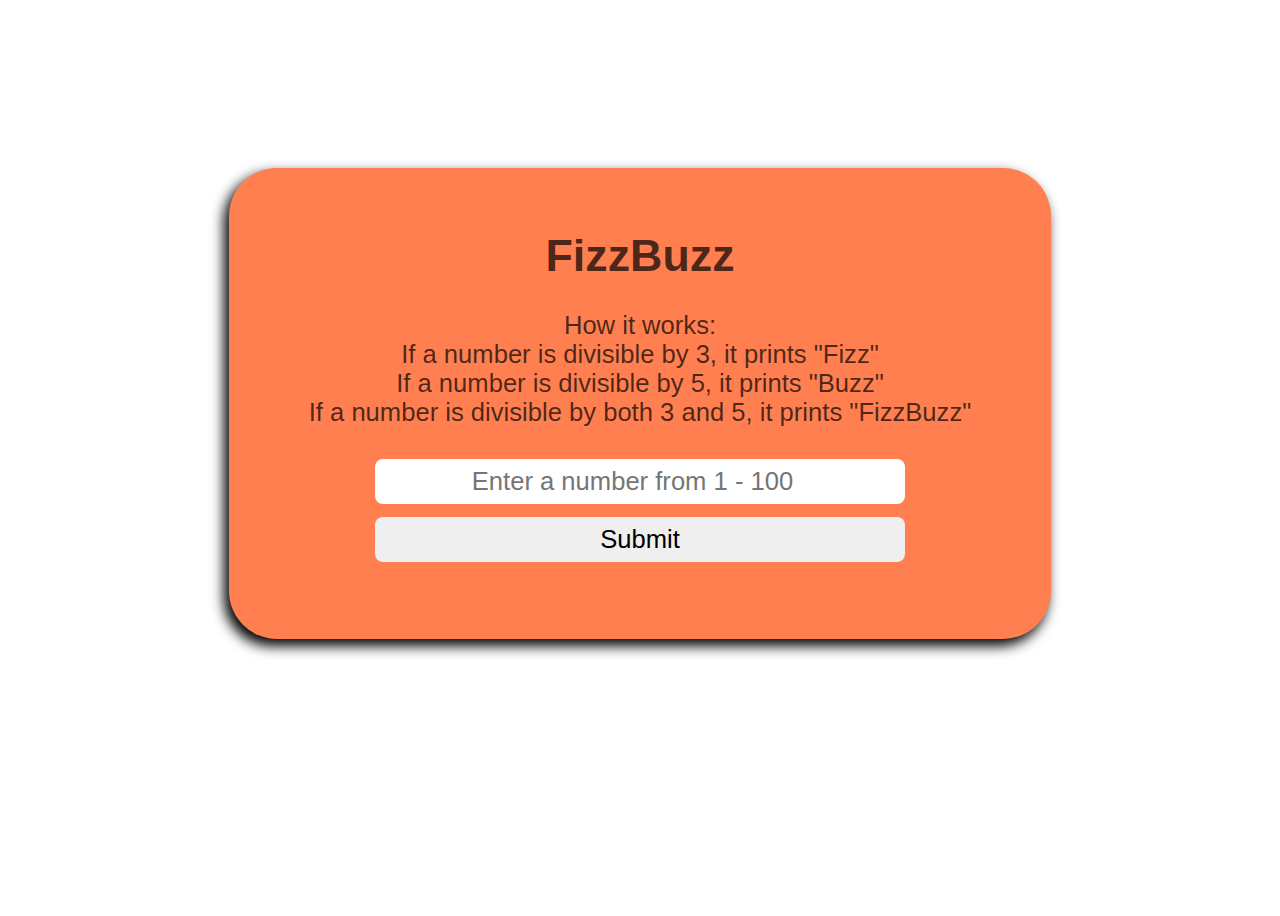
<file: assignments/01-assignment/index.html>
<!DOCTYPE html>
<html lang="en">
  <head>
    <meta charset="UTF-8" />
    <meta name="viewport" content="width=device-width, initial-scale=1.0" />
    <title>FizzBuzz by Johnpaul</title>
    <link rel="stylesheet" href="index.css" />
    <script src="index.js" type="module"></script>
  </head>
  <body>
    <main>
      <h1>FizzBuzz</h1>
      <div>
        How it works: <br />
        If a number is divisible by 3, it prints "Fizz" <br />
        If a number is divisible by 5, it prints "Buzz" <br />
        If a number is divisible by both 3 and 5, it prints "FizzBuzz" <br />
      </div>
      <div class="form">
        <input
          type="number"
          id="number"
          placeholder="Enter a number from 1 - 100"
          min="1"
          max="100"
        />
        <button type="submit" id="button">Submit</button>
      </div>
    </main>
  </body>
</html>
</file>
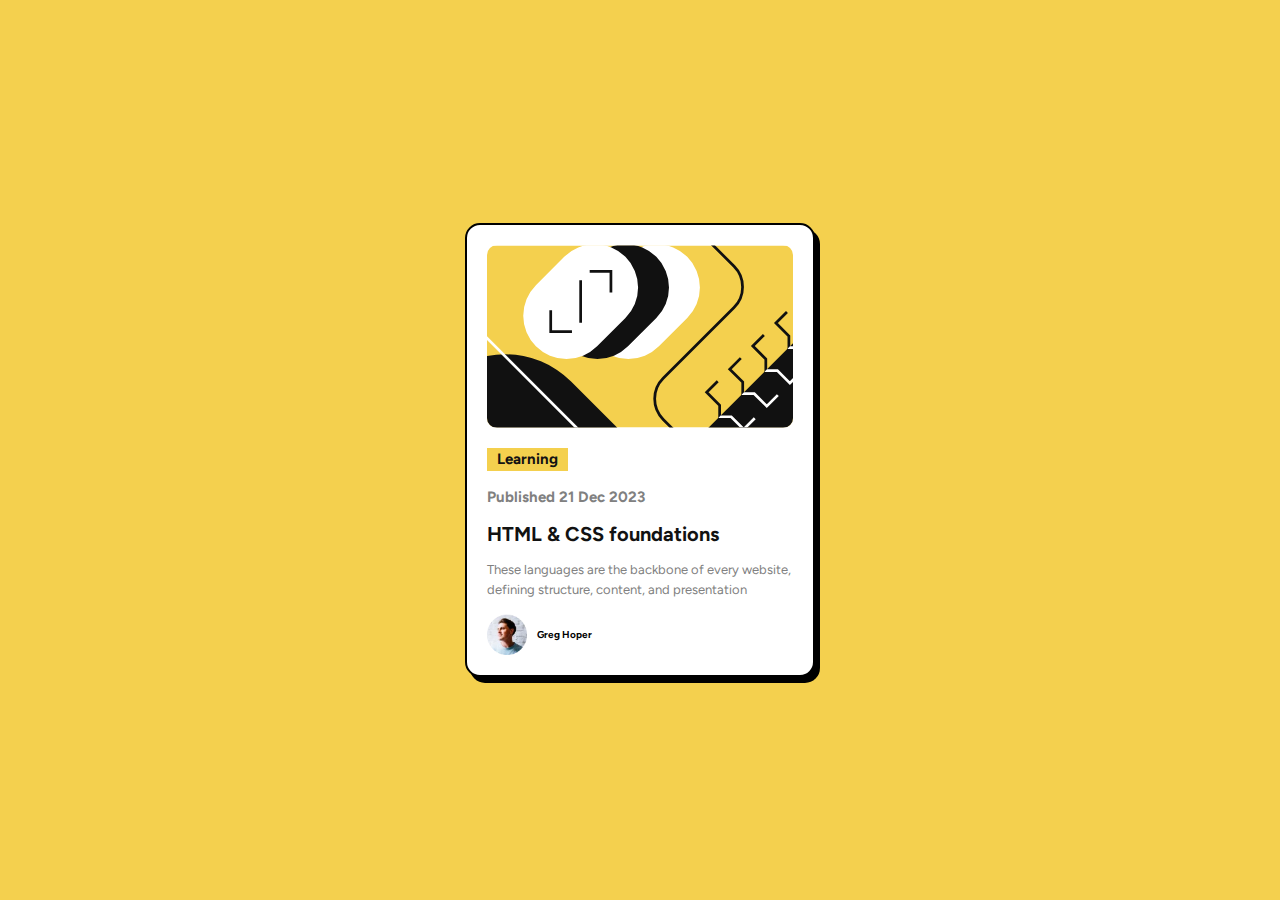
<file: Assignments/01-preview-card/index.html>
<!DOCTYPE html>
<html lang="en">
  <head>
    <meta charset="UTF-8" />
    <meta name="viewport" content="width=device-width, initial-scale=1.0" />
    <link rel="stylesheet" href="index.css" />
    <link
      rel="shortcut icon"
      href="./assets/images/favicon-32x32.png"
      type="image/x-icon"
    />
    <link rel="preconnect" href="https://fonts.googleapis.com" />
    <link rel="preconnect" href="https://fonts.gstatic.com" crossorigin />
    <link
      href="https://fonts.googleapis.com/css2?family=Figtree:ital,wght@0,300..900;1,300..900&family=Inter:wght@100..900&family=Madimi+One&family=Martian+Mono:wght@100..800&display=swap"
      rel="stylesheet"
    />
    <title>Blog Preview</title>
  </head>
  <body>
    <main class="card">
      <figure>
        <img src="./assets/images/illustration-article.svg" alt="image card" />
        <figcaption>
          <div class="meta">
            <p class="tag">Learning</p>
            <p class="date">Published 21 Dec 2023</p>
          </div>
          <div class="details">
            <h1 class="title">HTML & CSS foundations</h1>
            <p class="description">
              These languages are the backbone of every website, defining
              structure, content, and presentation
            </p>
            <span class="instructor">
              <img
                src="./assets/images/image-avatar.webp"
                alt="image of courses' instructor"
              />
              <p class="name">Greg Hoper</p>
            </span>
          </div>
        </figcaption>
      </figure>
    </main>
  </body>
</html>
</file>
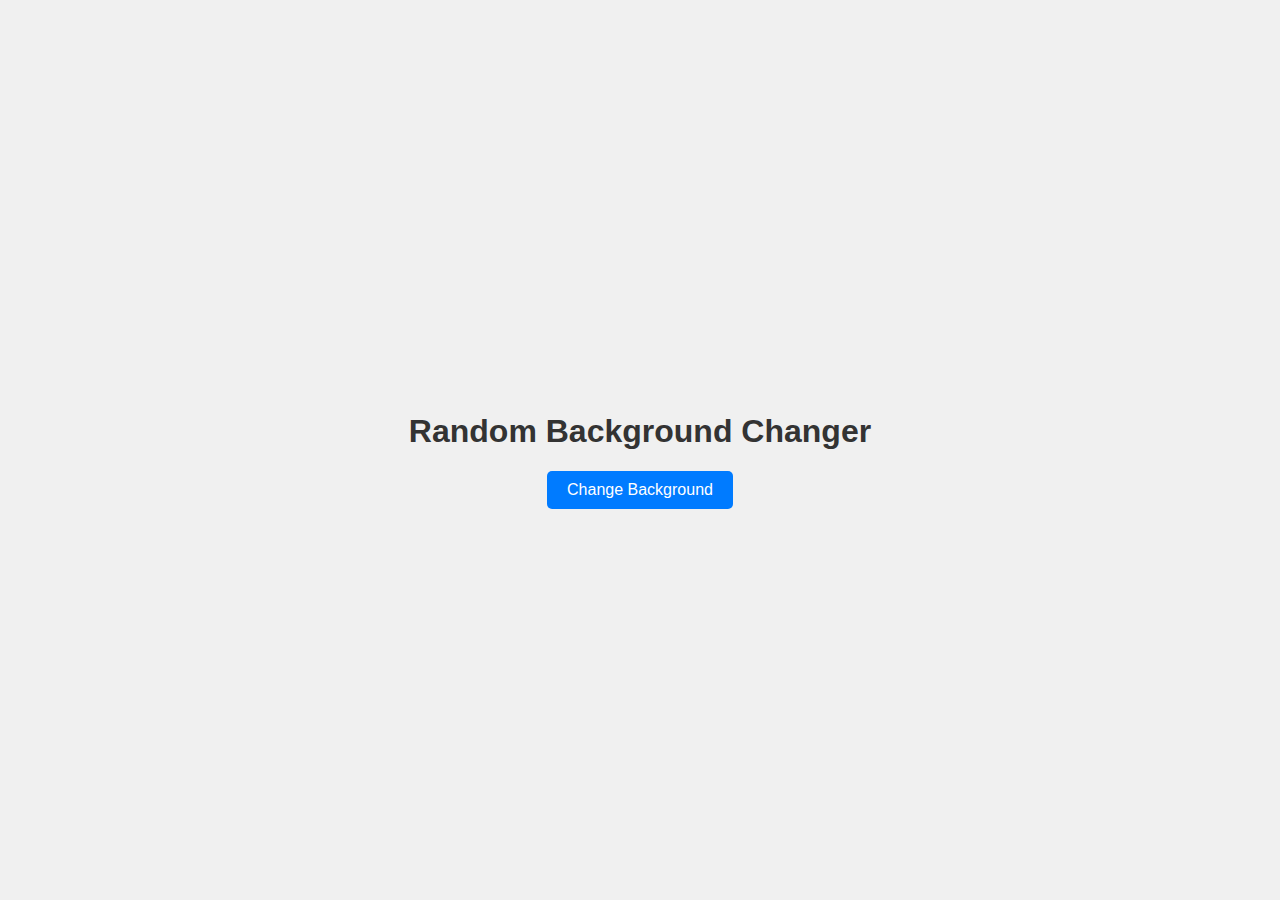
<file: assignments/02-assignment/index.html>
<!DOCTYPE html>
<html lang="en">
  <head>
    <meta charset="UTF-8" />
    <meta name="viewport" content="width=device-width, initial-scale=1.0" />
    <title>Random Colors</title>
    <link rel="stylesheet" href="index.css" />
  </head>
  <body>
    <div class="container">
      <h1>Random Background Changer</h1>
      <button id="changeBackgroundBtn">Change Background</button>
    </div>

    <script src="index.js"></script>
  </body>
</html>
</file>
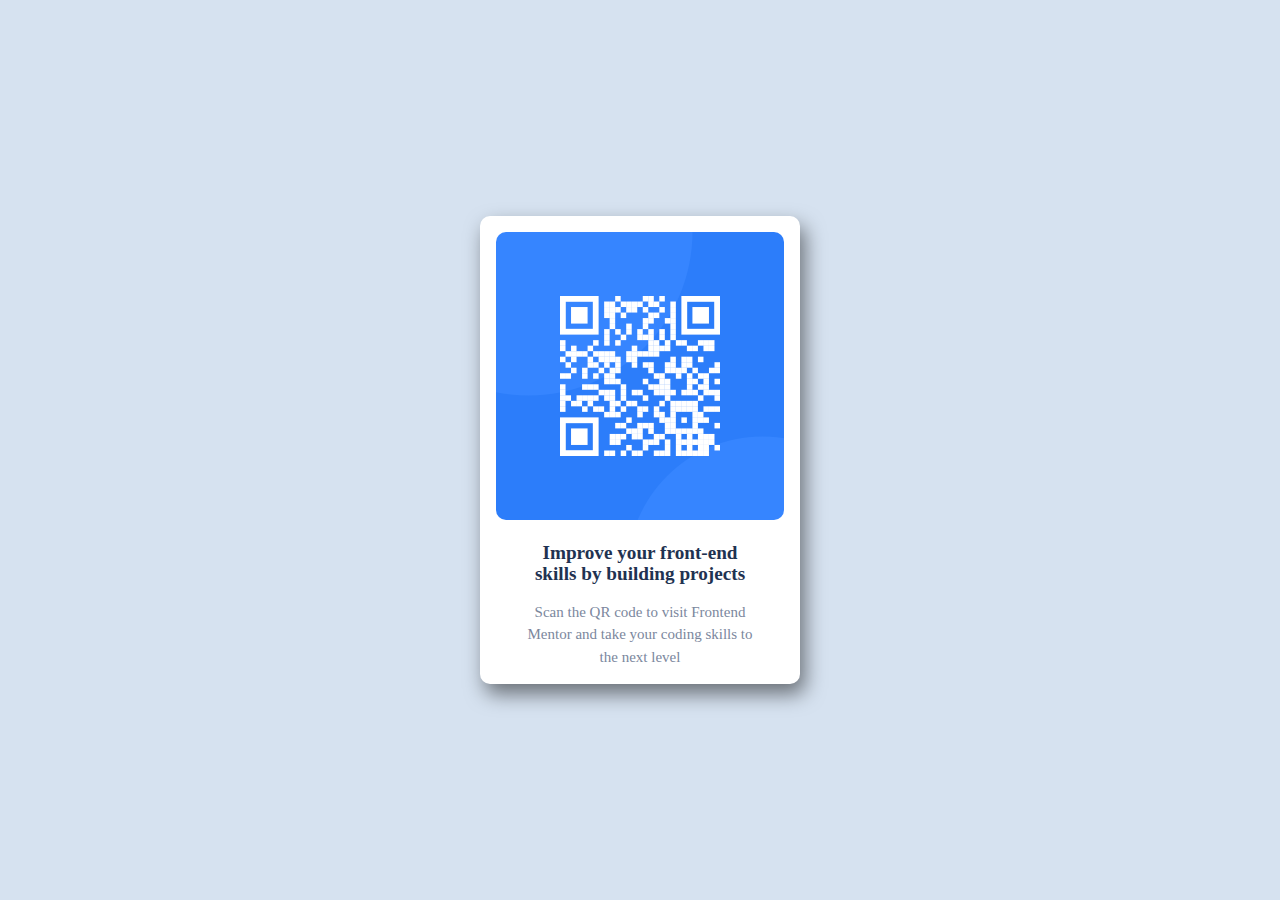
<file: Challenges/01 - QR-code-component/index.html>
<!DOCTYPE html>
<html lang="en">
  <head>
    <meta charset="UTF-8" />
    <meta name="viewport" content="width=device-width, initial-scale=1.0" />
    <link rel="stylesheet" href="index.css" />
    <link
      rel="shortcut icon"
      href="./images/favicon-32x32.png"
      type="image/x-icon"
    />

    <title>Bar Code</title>
  </head>
  <body>
    <main>
      <div class="card">
        <img src="./images/image-qr-code.png" alt="bar-code" />
        <h1>
          Improve your front-end <br />
          skills by building projects
        </h1>
        <p>
          Scan the QR code to visit Frontend <br />
          Mentor and take your coding skills to <br />
          the next level
        </p>
      </div>
    </main>
  </body>
</html>
</file>
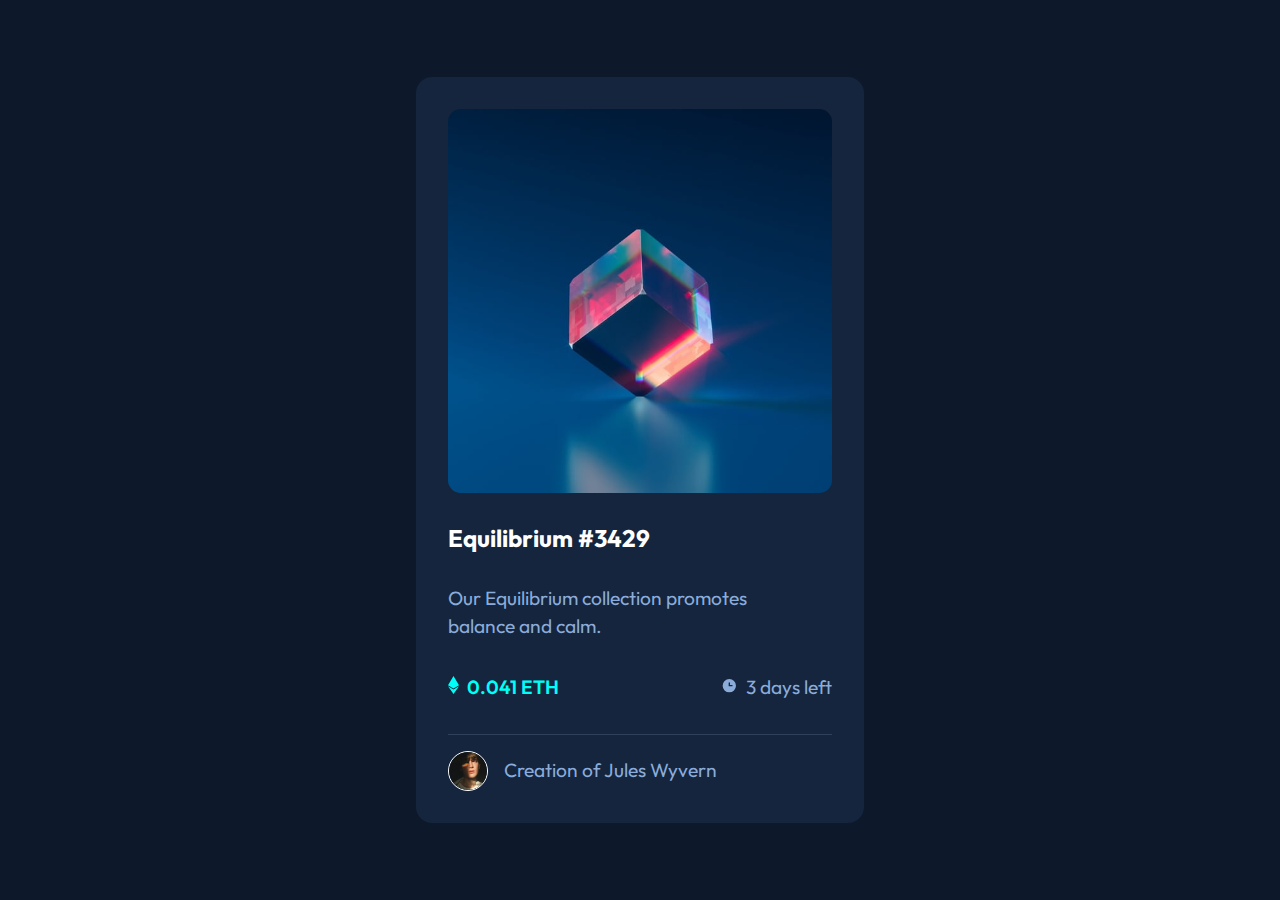
<file: challenges/05 - nft-preview-card-component-main/index.html>
<!DOCTYPE html>
<html lang="en">
  <head>
    <meta charset="UTF-8" />
    <meta name="viewport" content="width=device-width, initial-scale=1.0" />
    <!-- displays site properly based on user's device -->

    <link
      rel="icon"
      type="image/png"
      sizes="32x32"
      href="./images/favicon-32x32.png"
    />

    <link rel="preconnect" href="https://fonts.googleapis.com" />
    <link rel="preconnect" href="https://fonts.gstatic.com" crossorigin />
    <link
      href="https://fonts.googleapis.com/css2?family=Outfit:wght@100..900&display=swap"
      rel="stylesheet"
    />

    <link rel="stylesheet" href="index.css" />

    <title>Frontend Mentor | NFT preview card component</title>
  </head>
  <body>
    <main>
      <span>
        <img src="./images/image-equilibrium.jpg" alt="equilibrium" />
      </span>
      <h2>Equilibrium #3429</h2>
      <p>
        Our Equilibrium collection promotes <br />
        balance and calm.
      </p>
      <div class="details">
        <p class="eth">
          <img src="./images/icon-ethereum.svg" alt="icon-ethereum" />0.041 ETH
        </p>
        <p><img src="./images/icon-clock.svg" alt="clock icon" />3 days left</p>
      </div>
      <div class="avatar">
        <img src="./images/image-avatar.png" alt="" />
        <p>Creation of <span class="avatar-name">Jules Wyvern</span></p>
      </div>
    </main>
  </body>
</html>
</file>
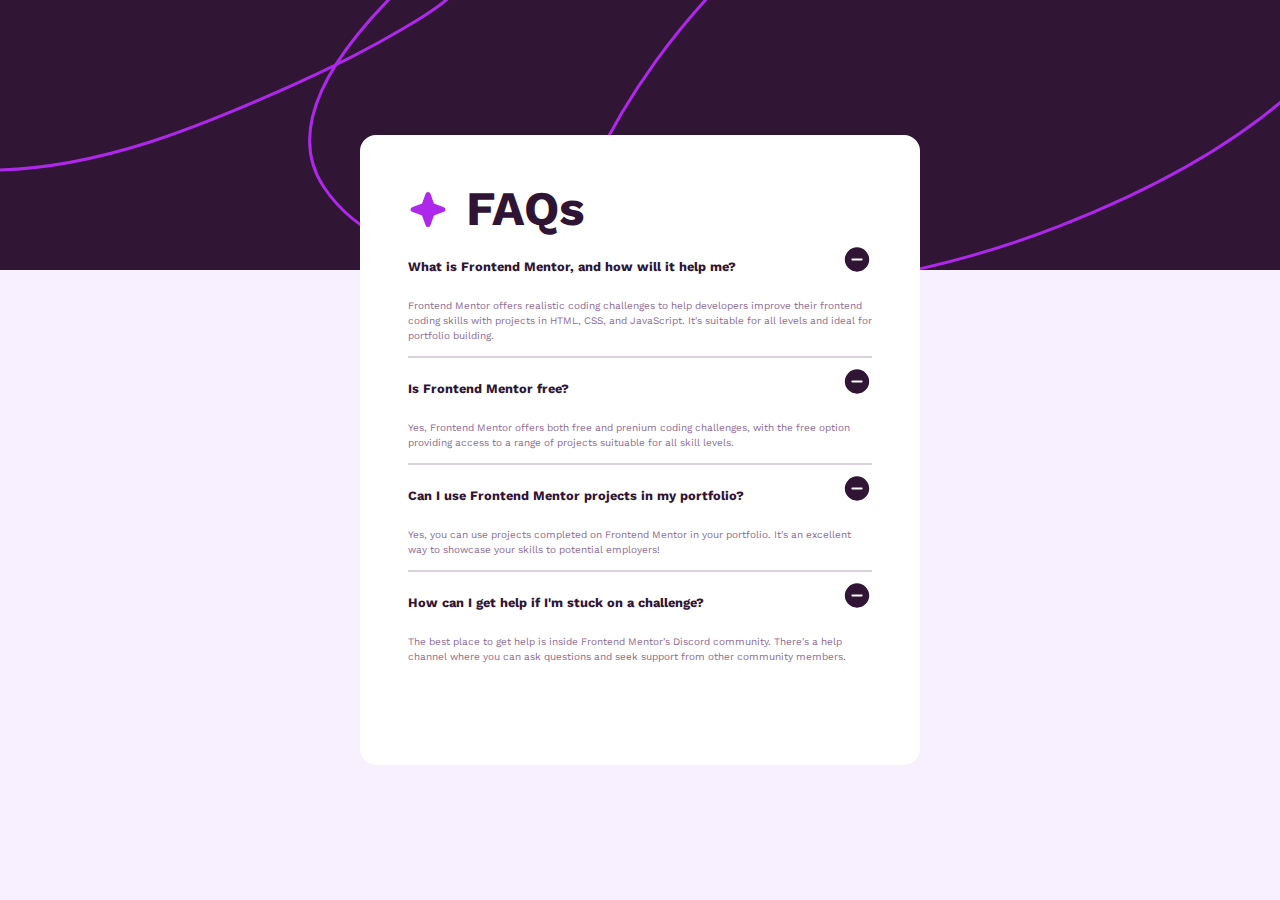
<file: challenges/06 - faq-accordion-main/index.html>
<!DOCTYPE html>
<html lang="en">
  <head>
    <meta charset="UTF-8" />
    <meta name="viewport" content="width=device-width, initial-scale=1.0" />
    <!-- displays site properly based on user's device -->

    <link
      rel="icon"
      type="image/png"
      sizes="32x32"
      href="./assets/images/favicon-32x32.png"
    />

    <link rel="stylesheet" href="./index.css" />
    <link rel="preconnect" href="https://fonts.googleapis.com" />
    <link rel="preconnect" href="https://fonts.gstatic.com" crossorigin />
    <link
      href="https://fonts.googleapis.com/css2?family=Work+Sans:ital,wght@0,100..900;1,100..900&display=swap"
      rel="stylesheet"
    />
    <title>Frontend Mentor | FAQ accordion</title>
    <script src="./index.js" defer></script>
  </head>
  <body>
    <main>
      <header class="faq">
        <img src="./assets/images/icon-star.svg" alt="" />
        <h1>FAQs</h1>
      </header>
      <div class="questions">
        <div class="section">
          <div class="question">
            <h2>What is Frontend Mentor, and how will it help me?</h2>
            <span>
              <img
                src="./assets/images/icon-minus.svg"
                class="toogle-img"
                alt="icon"
            /></span>
          </div>
          <p class="first">
            Frontend Mentor offers realistic coding challenges to help
            developers improve their frontend coding skills with projects in
            HTML, CSS, and JavaScript. It's suitable for all levels and ideal
            for portfolio building.
          </p>
        </div>
        <hr />
        <div class="section">
          <div class="question">
            <h2>Is Frontend Mentor free?</h2>
            <span>
              <img
                src="./assets/images/icon-minus.svg"
                class="toogle-img"
                alt="icon"
              />
            </span>
          </div>
          <p class="second">
            Yes, Frontend Mentor offers both free and prenium coding challenges,
            with the free option providing access to a range of projects
            suituable for all skill levels.
          </p>
        </div>

        <hr />

        <div class="section">
          <div class="question">
            <h2>Can I use Frontend Mentor projects in my portfolio?</h2>
            <span>
              <img
                src="./assets/images/icon-minus.svg"
                class="toogle-img"
                alt="icon"
            /></span>
          </div>
          <p class="third">
            Yes, you can use projects completed on Frontend Mentor in your
            portfolio. It's an excellent way to showcase your skills to
            potential employers!
          </p>
        </div>
        <hr />
        <div class="section">
          <div class="question">
            <h2>How can I get help if I'm stuck on a challenge?</h2>
            <span>
              <img
                src="./assets/images/icon-minus.svg"
                class="toogle-img"
                alt="icon"
            /></span>
          </div>
          <p class="fourth">
            The best place to get help is inside Frontend Mentor's Discord
            community. There's a help channel where you can ask questions and
            seek support from other community members.
          </p>
        </div>
      </div>
    </main>
  </body>
</html>
</file>
<file: assignments/01-assignment/index.css>
*,
*::before,
*::after {
  padding: 0;
  border: 0;
}

body {
  height: 100vh;
  font-size: 10px;
  display: flex;
  justify-content: center;
  font-family: Arial, Helvetica, sans-serif;
}

main {
  background-color: coral;
  height: fit-content;
  margin-top: 10rem;
  padding: 2rem 5rem;
  border-radius: 3rem;
  color: rgba(0, 0, 0, 0.7);
  box-shadow: -0.3rem 0.4rem 0.8rem black;
}

main h1 {
  font-size: 2.8rem;
  text-align: center;
}

main div {
  font-size: 1.6rem;
  text-align: center;
}

main .form {
  padding: 2rem 0;
}

main .form button,
main .form input {
  font-size: 1.6rem;
  display: block;
  width: 80%;
  padding: 0.5rem 0;
  text-align: center;
  margin: 0 auto;
  margin-bottom: 0.8rem;
  border-radius: 0.5rem;
}

/* main .form input {
} */

main .form button:hover {
  background-color: rgb(96, 241, 108);
}

/* {
  font-size: 1.6rem;
  display: block;
  background-color: rgb(117, 182, 20);
  width: 80%;
} */
</file>
<file: Assignments/01-preview-card/index.css>
/* Box sizing rules */
*,
*::before,
*::after {
  box-sizing: border-box;
  font-size: 10px;
  font-family: "Figtree", sans-serif;
}

/* Prevent font size inflation */
html {
  -moz-text-size-adjust: none;
  -webkit-text-size-adjust: none;
  text-size-adjust: none;
}

/* Remove default margin in favour of better control in authored CSS */
body,
h1,
h2,
h3,
h4,
p,
figure,
blockquote,
dl,
dd {
  margin: 0;
}

/* Remove list styles on ul, ol elements with a list role, which suggests default styling will be removed */
ul[role="list"],
ol[role="list"] {
  list-style: none;
}

/* Set core body defaults */
body {
  min-height: 100vh;
  line-height: 1.5;
}

/* Set shorter line heights on headings and interactive elements */
h1,
h2,
h3,
h4,
button,
input,
label {
  line-height: 1.1;
}

/* Balance text wrapping on headings */
h1,
h2,
h3,
h4 {
  text-wrap: balance;
}

/* A elements that don't have a class get default styles */
a:not([class]) {
  text-decoration-skip-ink: auto;
  color: currentColor;
}

/* Make images easier to work with */
img,
picture {
  max-width: 100%;
  display: block;
}

/* Inherit fonts for inputs and buttons */
input,
button,
textarea,
select {
  font: inherit;
}

/* Make sure textareas without a rows attribute are not tiny */
textarea:not([rows]) {
  min-height: 10em;
}

/* Anything that has been anchored to should have extra scroll margin */
:target {
  scroll-margin-block: 5ex;
}

/* My CSS */

.color {
  color: hsl(47, 88%, 63%);
  color: hsl(0, 0%, 100%);
  color: hsl(0, 0%, 50%);
  color: hsl(0, 0%, 7%);
}

body {
  background-color: hsl(47, 88%, 63%);
}

.card {
  height: 100vh;
  display: flex;
  justify-content: center;
  align-items: center;
}

.card figure {
  width: 350px;
  border-radius: 15px;
  padding: 20px;
  background-color: hsl(0, 0%, 100%);
  border: 2px solid black;
  height: fit-content;
  box-shadow: 5px 6px black;
}

figure img {
  border-radius: 1rem;
  margin-bottom: 2rem;
}

.tag {
  color: hsl(0, 0%, 7%);
  font-size: 1.5rem;
  font-weight: 700;
  background-color: hsl(47, 88%, 63%);
  width: fit-content;
  padding-inline: 10px;
  margin-bottom: 1.5rem;
}

.date {
  color: hsl(0, 0%, 50%);
  font-size: 1.5rem;
  margin-bottom: 1.5rem;
  font-weight: 700;
}

.title {
  color: hsl(0, 0%, 7%);
  font-size: 2rem;
  font-weight: 700;
  margin-bottom: 1.5rem;
}

.description {
  color: hsl(0, 0%, 50%);
  font-size: 1.3rem;
  margin-bottom: 1.5rem;
}

.instructor {
  display: flex;
  align-items: center;
  font-weight: bold;
}

.instructor img {
  display: inline-block;
  margin: auto 0;
  width: 4rem;
  margin-right: 1rem;
}
</file>
<file: assignments/02-assignment/index.css>
body {
  font-family: Arial, sans-serif;
  margin: 0;
  padding: 0;
  height: 100vh;
  display: flex;
  justify-content: center;
  align-items: center;
  background-color: #f0f0f0;
}

.container {
  text-align: center;
}

h1 {
  color: #333;
}

button {
  padding: 10px 20px;
  font-size: 16px;
  cursor: pointer;
  background-color: #007bff;
  color: #fff;
  border: none;
  border-radius: 5px;
  transition: background-color 0.3s ease;
}

button:hover {
  background-color: #0056b3;
}
</file>
<file: Challenges/01 - QR-code-component/index.css>
/* Box sizing rules */
*,
*::before,
*::after {
  box-sizing: border-box;
}

/* Prevent font size inflation */
html {
  -moz-text-size-adjust: none;
  -webkit-text-size-adjust: none;
  text-size-adjust: none;
}

/* Remove default margin in favour of better control in authored CSS */
body,
h1,
h2,
h3,
h4,
p,
figure,
blockquote,
dl,
dd {
  margin: 0;
}

/* Remove list styles on ul, ol elements with a list role, which suggests default styling will be removed */
ul[role="list"],
ol[role="list"] {
  list-style: none;
}

/* Set core body defaults */
body {
  min-height: 100vh;
  line-height: 1.5;
}

/* Set shorter line heights on headings and interactive elements */
h1,
h2,
h3,
h4,
button,
input,
label {
  line-height: 1.1;
}

/* Balance text wrapping on headings */
h1,
h2,
h3,
h4 {
  text-wrap: balance;
}

/* A elements that don't have a class get default styles */
a:not([class]) {
  text-decoration-skip-ink: auto;
  color: currentColor;
}

/* Make images easier to work with */
img,
picture {
  max-width: 100%;
  display: block;
}

/* Inherit fonts for inputs and buttons */
input,
button,
textarea,
select {
  font: inherit;
}

/* Make sure textareas without a rows attribute are not tiny */
textarea:not([rows]) {
  min-height: 10em;
}

/* Anything that has been anchored to should have extra scroll margin */
:target {
  scroll-margin-block: 5ex;
}

.color {
  color: hsl(0, 0%, 100%);
  color: hsl(212, 45%, 89%);
  color: hsl(220, 15%, 55%);
  color: hsl(218, 44%, 22%);
}

body {
  background-color: hsl(212, 45%, 89%);
}

main {
  height: 100vh;
  display: flex;
  justify-content: center;
  align-items: center;
}

img {
  width: 18rem;
  border-radius: 10px;
}

.card {
  background-color: hsl(0, 0%, 100%);
  padding: 1rem;
  border-radius: 10px;
  text-align: center;
  box-shadow: 5px 10px 20px rgba(0, 0, 0, 0.5);
}

h1 {
  color: hsl(218, 44%, 22%);
  margin-top: 1.4rem;
  font-size: 1.2rem;
  margin-bottom: 1rem;
}

p {
  font-size: 0.9375rem;
  color: hsl(220, 15%, 55%);
}
</file>
<file: challenges/05 - nft-preview-card-component-main/index.css>
/* Box sizing rules */
*,
*::before,
*::after {
  box-sizing: border-box;
}

/* Prevent font size inflation */
html {
  -moz-text-size-adjust: none;
  -webkit-text-size-adjust: none;
  text-size-adjust: none;
}

/* Remove default margin in favour of better control in authored CSS */
body,
h1,
h2,
h3,
h4,
p,
figure,
blockquote,
dl,
dd {
  margin: 0;
}

/* Remove list styles on ul, ol elements with a list role, which suggests default styling will be removed */
ul[role="list"],
ol[role="list"] {
  list-style: none;
}

/* Set core body defaults */
body {
  min-height: 100vh;
  line-height: 1.5;
  font-size: 10px;
}

/* Set shorter line heights on headings and interactive elements */
h1,
h2,
h3,
h4,
button,
input,
label {
  line-height: 1.1;
}

/* Balance text wrapping on headings */
h1,
h2,
h3,
h4 {
  text-wrap: balance;
}

/* A elements that don't have a class get default styles */
a:not([class]) {
  text-decoration-skip-ink: auto;
  color: currentColor;
}

/* Make images easier to work with */
img,
picture {
  max-width: 100%;
  display: block;
}

/* Inherit fonts for inputs and buttons */
input,
button,
textarea,
select {
  font: inherit;
}

/* Make sure textareas without a rows attribute are not tiny */
textarea:not([rows]) {
  min-height: 10em;
}

/* Anything that has been anchored to should have extra scroll margin */
:target {
  scroll-margin-block: 5ex;
}

/* My styling goes here */

body {
  display: flex;
  justify-content: center;
  align-items: center;
  background-color: hsl(217, 54%, 11%);
  color: hsl(0, 0%, 100%);
  font-family: "Outfit", sans-serif;
}

main {
  height: fit-content;
  max-width: fit-content;
  padding: 2rem;
  border-radius: 1rem;
  background-color: hsl(216, 50%, 16%);
}

main span img {
  max-width: 24rem;
  border-radius: 0.8rem;
  margin-bottom: 2rem;
}

main h2 {
  font-size: 1.2rem;
  margin-bottom: 2rem;
}

main p {
  font-size: 1.2rem;
  margin-bottom: 2rem;
  color: hsl(215, 51%, 70%);
}

.details {
  display: flex;
  align-items: center;
  justify-content: space-between;
  font-size: 1.2rem;
  border-bottom: 1px solid hsl(215, 32%, 27%);
  margin-bottom: 1rem;
}

.details img {
  display: inline-block;
  margin-right: 0.5rem;
}

.avatar {
  display: flex;
  align-items: center;
}

.avatar img {
  max-width: 2.5rem;
  max-height: 2.5rem;
  margin-right: 1rem;
  border: 1px solid white;
  border-radius: 50%;
}

.avatar p {
  margin: auto 0;
}

.avatar p span {
  font-weight: 400;
}

/* Typography */

.eth {
  color: hsl(178, 100%, 50%);
  font-weight: 600;
}

main h2 {
  font-size: 1.5rem;
}
</file>
<file: challenges/06 - faq-accordion-main/index.css>
/* Box sizing rules */
*,
*::before,
*::after {
  box-sizing: border-box;
}

/* Prevent font size inflation */
html {
  -moz-text-size-adjust: none;
  -webkit-text-size-adjust: none;
  text-size-adjust: none;
}

/* Remove default margin in favour of better control in authored CSS */
body,
h1,
h2,
h3,
h4,
p,
figure,
blockquote,
dl,
dd {
  margin: 0;
}

/* Remove list styles on ul, ol elements with a list role, which suggests default styling will be removed */
ul[role="list"],
ol[role="list"] {
  list-style: none;
}

/* Set core body defaults */
body {
  min-height: 100vh;
  line-height: 1.5;
  font-size: 10px;
}

/* Set shorter line heights on headings and interactive elements */
h1,
h2,
h3,
h4,
button,
input,
label {
  line-height: 1.1;
}

/* Balance text wrapping on headings */
h1,
h2,
h3,
h4 {
  text-wrap: balance;
}

/* A elements that don't have a class get default styles */
a:not([class]) {
  text-decoration-skip-ink: auto;
  color: currentColor;
}

/* Make images easier to work with */
img,
picture {
  max-width: 100%;
  display: block;
}

/* Inherit fonts for inputs and buttons */
input,
button,
textarea,
select {
  font: inherit;
}

/* Make sure textareas without a rows attribute are not tiny */
textarea:not([rows]) {
  min-height: 10em;
}

/* Anything that has been anchored to should have extra scroll margin */
:target {
  scroll-margin-block: 5ex;
}

/* My styling goes here */

body {
  font-family: "Work Sans", sans-serif;
  font-size: 10px;
  color: hsl(292, 42%, 14%);
  background-image: linear-gradient(
      to bottom,
      transparent 30vh,
      hsl(275, 100%, 97%) 30vh
    ),
    url(assets/images/background-pattern-desktop.svg);
  display: flex;
  z-index: -1;
  justify-content: center;
  align-items: center;
}

main {
  border-radius: 1rem;
  background-color: white;
  padding: 3rem;
  width: 35rem;
  height: 70vh;
}

.faq {
  display: flex;
}

.faq img {
  margin-right: 1.1rem;
}

.faq h1 {
  font-size: 3rem;
}

.questions div {
  padding-bottom: 0.5rem;
  margin-top: 0.5rem;
}

.question {
  display: flex;
  justify-content: space-between;
}

.questions div h2 {
  margin-top: 1rem;
  font-size: 0.8rem;
  padding-bottom: 1rem;
  display: inline-block;
}

.questions div p {
  color: hsl(292, 16%, 49%);
}

.questions div h2:hover {
  color: hsl(293, 75%, 63%);
}

hr {
  border: 1px solid rgba(140, 105, 145, 0.3);
  line-height: 1px;
}

.hide {
  display: none;
}
</file>
